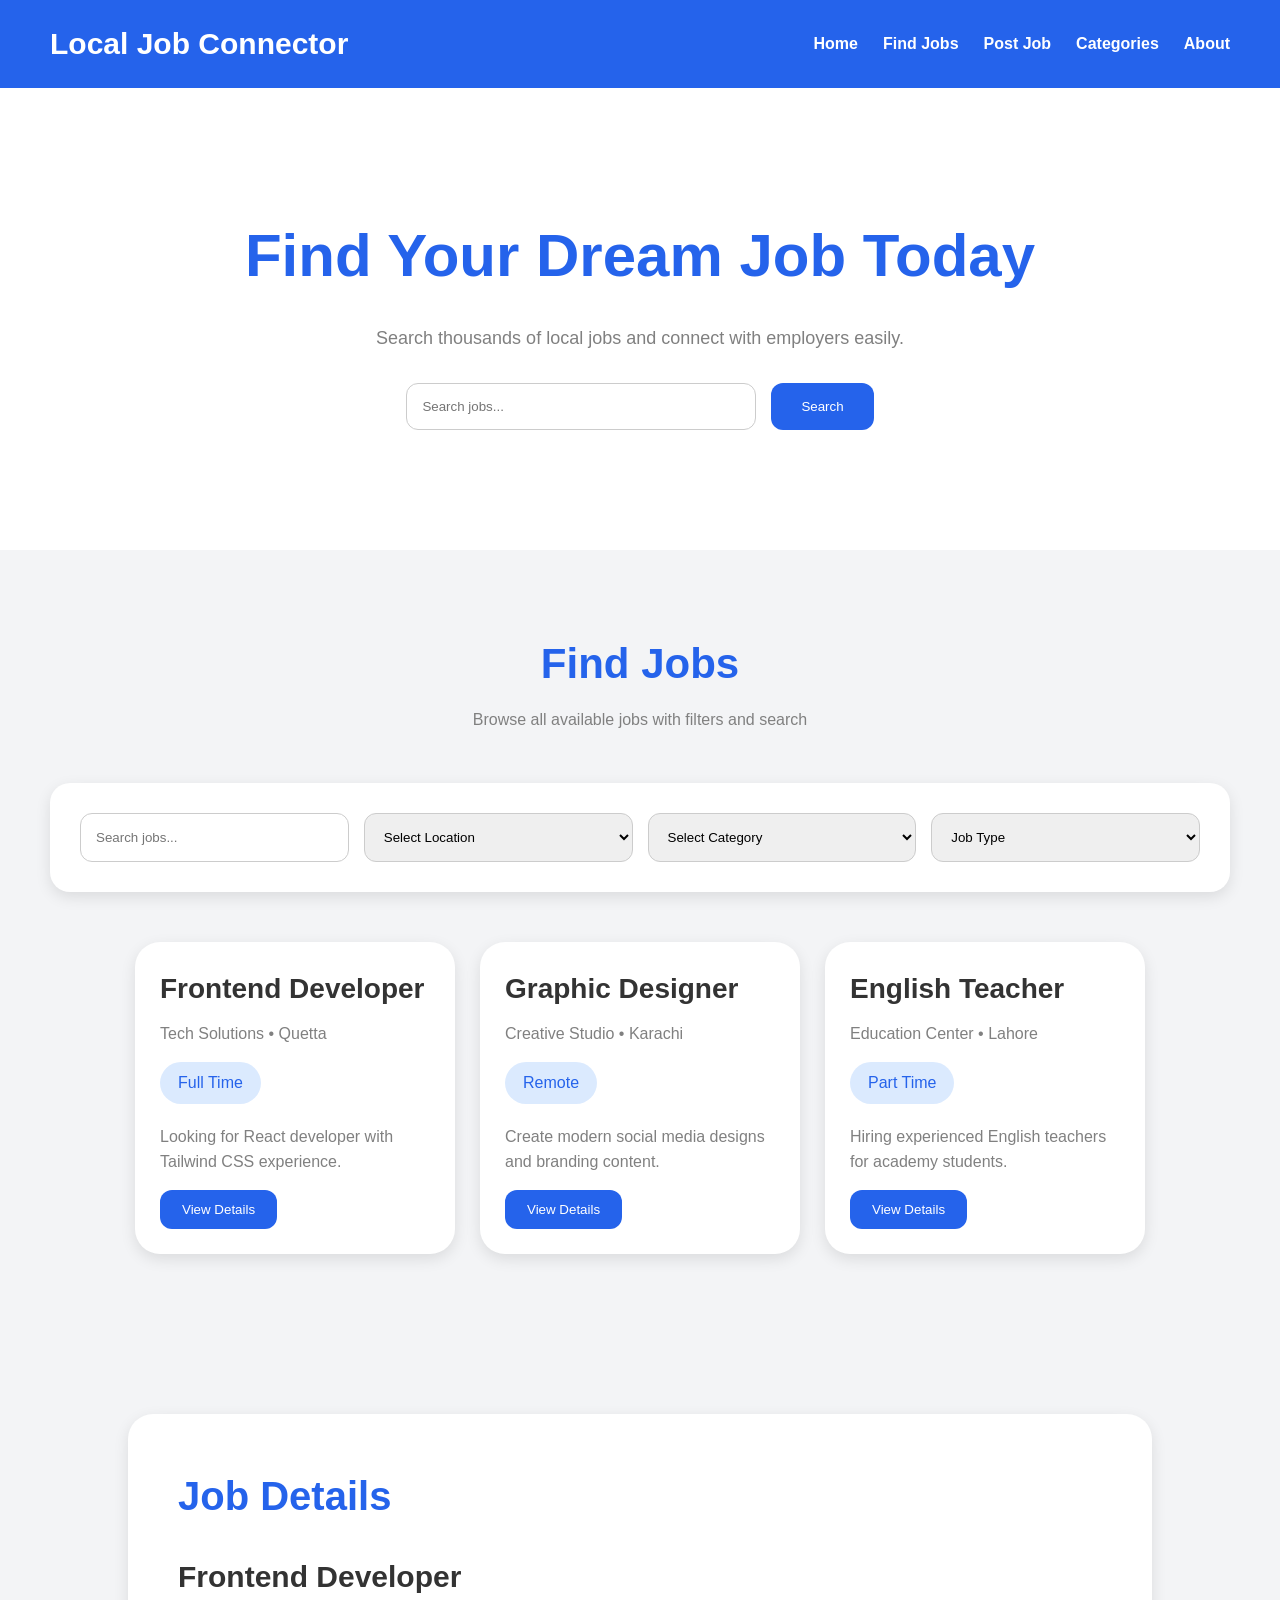
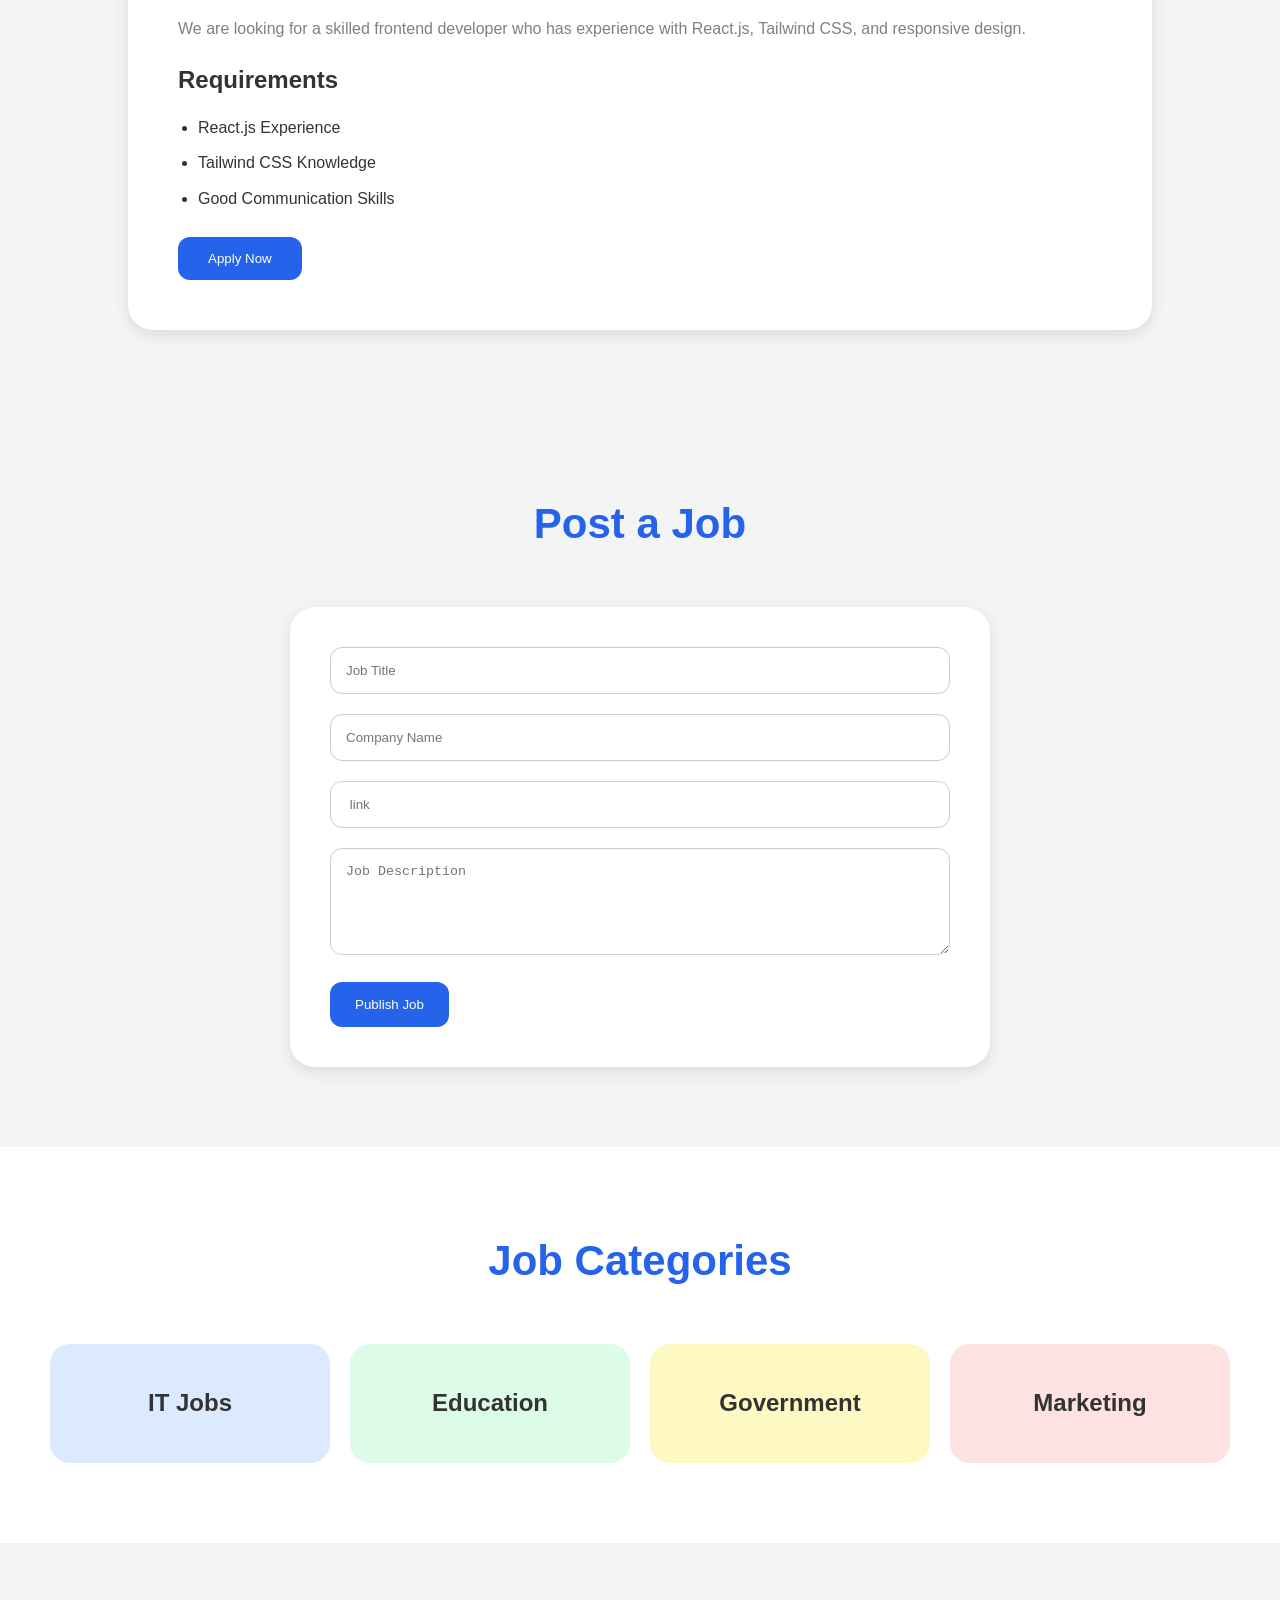
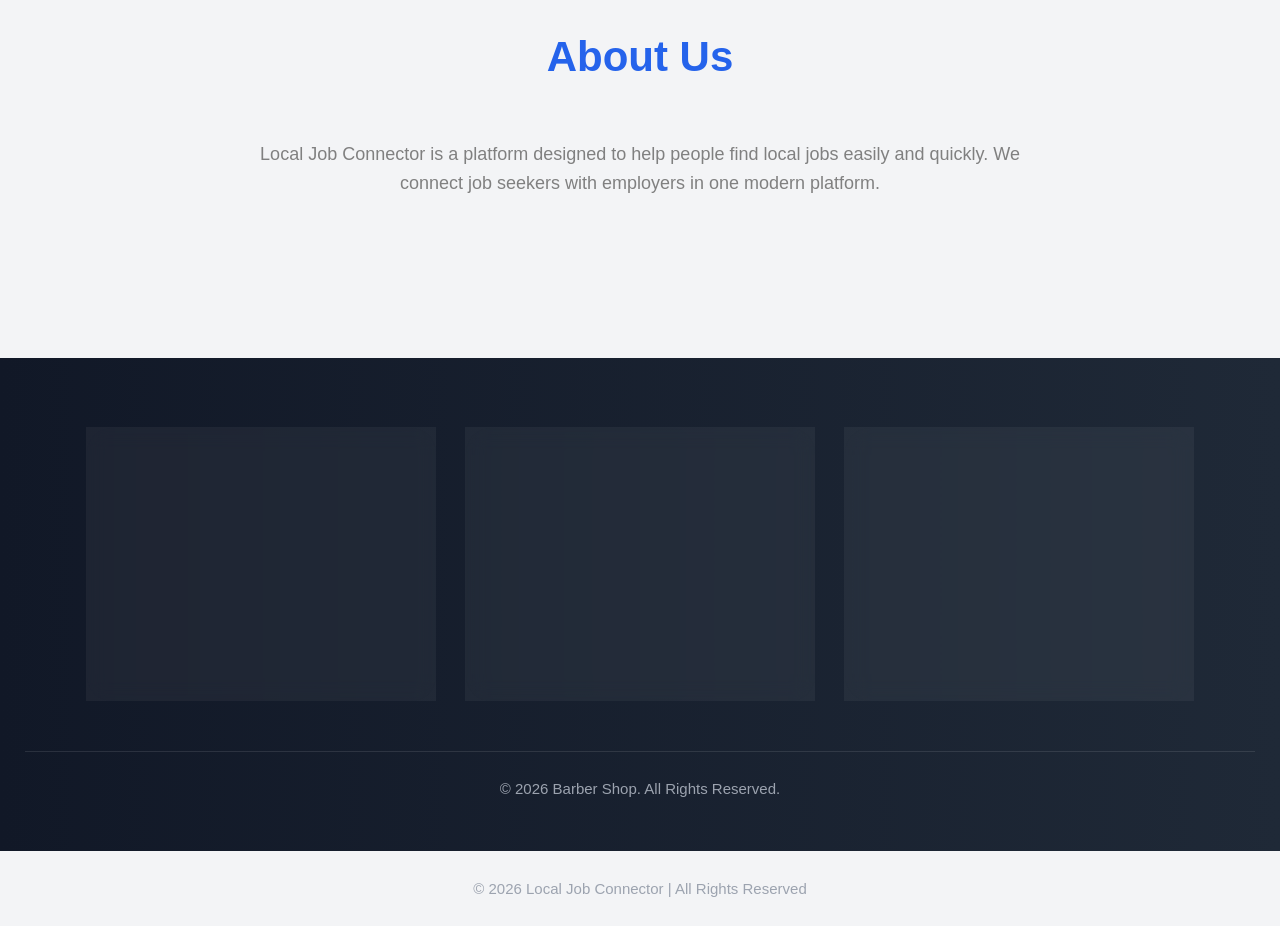
<file: index.html>
<!DOCTYPE html>
<html lang="en">

<head>
  <meta charset="UTF-8">

  <meta name="viewport" content="width=device-width, initial-scale=1.0">

  <title>Local Job Connector</title>

  <!-- CSS FILE -->
  <link rel="stylesheet" href="style.css">
</head>

<body>

  <!-- ================= NAVBAR ================= -->

  <nav>

    <div class="nav-container">

      <div class="logo">
        Local Job Connector
      </div>

      <ul class="nav-links">

        <li>
          <a href="#home">Home</a>
        </li>

        <li>
          <a href="#find-jobs">Find Jobs</a>
        </li>

        <li>
          <a href="#post-job">Post Job</a>
        </li>

        <li>
          <a href="#categories">Categories</a>
        </li>

        <li>
          <a href="#about">About</a>
        </li>

      </ul>

    </div>

  </nav>

  <!-- ================= HERO SECTION ================= -->

  <section class="hero" id="home">

    <h1>Find Your Dream Job Today</h1>

    <p>
      Search thousands of local jobs and connect with employers easily.
    </p>

    <div class="hero-search">

      <input
        type="text"
        placeholder="Search jobs..."
      >

      <button>
        Search
      </button>

    </div>

  </section>

  <!-- ================= FIND JOBS ================= -->

  <section class="find-jobs" id="find-jobs">

    <div class="section-title">

      <h2>Find Jobs</h2>

      <p>
        Browse all available jobs with filters and search
      </p>

    </div>

    <!-- ================= FILTERS ================= -->

    <div class="filters">

      <input
        type="text"
        placeholder="Search jobs..."
      >

      <select>
        <option>Select Location</option>
        <option>Quetta</option>
        <option>Karachi</option>
        <option>Lahore</option>
      </select>

      <select>
        <option>Select Category</option>
        <option>IT</option>
        <option>Education</option>
        <option>Government</option>
      </select>

      <select>
        <option>Job Type</option>
        <option>Full Time</option>
        <option>Part Time</option>
        <option>Remote</option>
      </select>

    </div>

    <!-- ================= JOB CARDS ================= -->

    <div class="jobs-container">

      <!-- CARD 1 -->

      <div class="job-card">

        <h3>Frontend Developer</h3>

        <p>Tech Solutions • Quetta</p>

        <span class="job-type">
          Full Time
        </span>

        <p>
          Looking for React developer with Tailwind CSS experience.
        </p>

        <button>
          View Details
        </button>

      </div>

      <!-- CARD 2 -->

      <div class="job-card">

        <h3>Graphic Designer</h3>

        <p>Creative Studio • Karachi</p>

        <span class="job-type">
          Remote
        </span>

        <p>
          Create modern social media designs and branding content.
        </p>

        <button>
          View Details
        </button>

      </div>

      <!-- CARD 3 -->

      <div class="job-card">

        <h3>English Teacher</h3>

        <p>Education Center • Lahore</p>

        <span class="job-type">
          Part Time
        </span>

        <p>
          Hiring experienced English teachers for academy students.
        </p>

        <button>
          View Details
        </button>

      </div>

    </div>

  </section>

  <!-- ================= JOB DETAILS ================= -->

  <section class="job-details">

    <h2>Job Details</h2>

    <h3>Frontend Developer</h3>

    <p>
      We are looking for a skilled frontend developer who has
      experience with React.js, Tailwind CSS, and responsive design.
    </p>

    <h4>Requirements</h4>

    <ul>

      <li>React.js Experience</li>

      <li>Tailwind CSS Knowledge</li>

      <li>Good Communication Skills</li>

    </ul>

    <button>
      Apply Now
    </button>

  </section>

  <!-- ================= POST JOB ================= -->

  <section class="form-section" id="post-job">

    <div class="section-title">

      <h2>Post a Job</h2>

    </div>

    <div class="form-container">

      <input
        type="text"
        placeholder="Job Title"
      >

      <input
        type="text"
        placeholder="Company Name"
      >

      <input
        type="text"
        placeholder=" link "
      >

      <textarea
        rows="5"
        placeholder="Job Description"
      ></textarea>

      <button>
        Publish Job
      </button>

    </div>

  </section>

  <!-- ================= CATEGORIES ================= -->

  <section class="categories" id="categories">

    <div class="section-title">

      <h2>Job Categories</h2>

    </div>

    <div class="categories-container">

      <div class="category-box blue">
        IT Jobs
      </div>

      <div class="category-box green">
        Education
      </div>

      <div class="category-box yellow">
        Government
      </div>

      <div class="category-box red">
        Marketing
      </div>

    </div>

  </section>

  <!-- ================= ABOUT ================= -->

  <section class="about" id="about">

    <div class="section-title">

      <h2>About Us</h2>

    </div>

    <p>
      Local Job Connector is a platform designed to help people
      find local jobs easily and quickly.
      We connect job seekers with employers
      in one modern platform.
    </p>

  </section>

  
  <!-- ================= FOOTER ================= -->
   <!-- ================= FOOTER ================= -->

<footer class="footer">

  <div class="footer-container">

    <!-- LOCATION -->

    <div class="info-box">

      <h2>📍 Location</h2>

      <p>
        Main Market, Quetta, Balochistan, Pakistan
      </p>

    </div>

    <!-- PHONE -->

    <div class="info-box">

      <h2>📞 Phone / WhatsApp</h2>

      <p>
        +92 300 2983751
      </p>
      <a>
        Chat on WhatsApp
      </a>

    </div>

    <!-- HOURS -->

    <div class="info-box">

      <h2>⏰ Opening Hours</h2>

      <p>
        Mon - Fri: 10:00 AM - 12:00 PM
      </p>

    </div>

  </div>

  <!-- FOOTER BOTTOM -->

  <div class="footer-bottom">

    <p>
      © 2026 Barber Shop. All Rights Reserved.
    </p>

  </div>

</footer>
  <!-- ================= FOOTER ================= -->
  <!-- BOTTOM -->

  <div class="footer-bottom">

    <p>
      © 2026 Local Job Connector | All Rights Reserved
    </p>

  </div>

</footer>
</html>
</file>
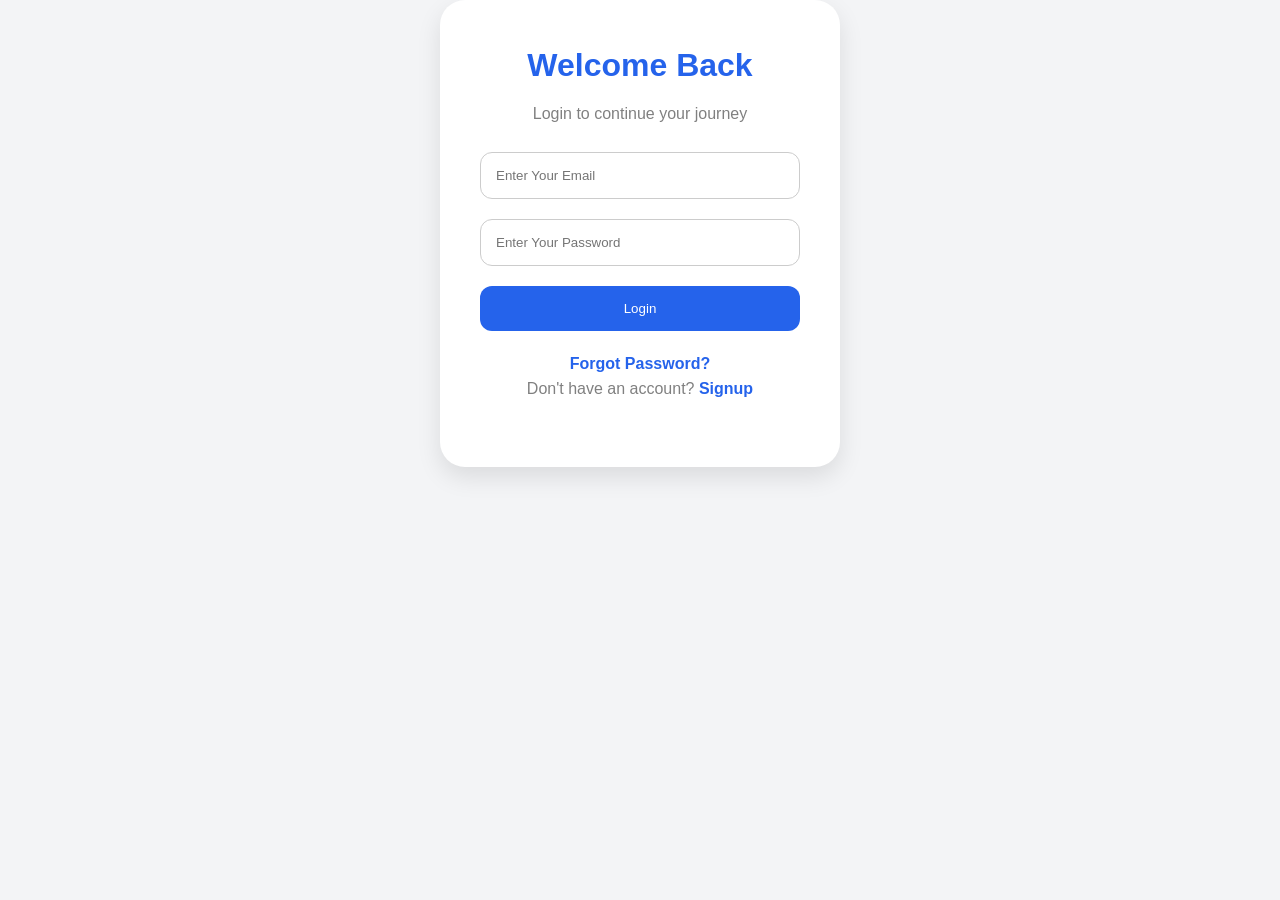
<file: loging.html>
<!DOCTYPE html>
<html lang="en">

<head>
  <meta charset="UTF-8">
  <meta name="viewport" content="width=device-width, initial-scale=1.0">

  <title>Login Page</title>

  <link rel="stylesheet" href="style.css">
</head>

<body>

  <div class="login-container">

    <div class="login-box">

      <h1>Welcome Back</h1>

      <p>Login to continue your journey</p>

      <!-- FORM -->

      <form>

        <input
          type="email"
          placeholder="Enter Your Email"
          required
        >

        <input
          type="password"
          placeholder="Enter Your Password"
          required
        >

        <button type="submit">
          Login
        </button>

      </form>

      <!-- EXTRA LINKS -->

      <div class="extra-links">

        <a href="#">Forgot Password?</a>

        <p>
          Don't have an account?
          <a href="#">Signup</a>
        </p>

      </div>

    </div>

  </div>

</body>

</html>
</file>
<file: style.css>
/* ================= GLOBAL ================= */

*{
  margin: 0;
  padding: 0;
  box-sizing: border-box;
}

body{
  font-family: Arial, sans-serif;
  background: #f3f4f6;
  color: #333;
  line-height: 1.6;
}

/* ================= NAVBAR ================= */

nav{
  background: #2563eb;
  padding: 20px 50px;
  position: sticky;
  top: 0;
  z-index: 1000;
}

.nav-container{
  display: flex;
  justify-content: space-between;
  align-items: center;
}

.logo{
  color: white;
  font-size: 30px;
  font-weight: bold;
}

.nav-links{
  display: flex;
  gap: 25px;
  list-style: none;
}

.nav-links a{
  text-decoration: none;
  color: white;
  font-weight: 600;
  transition: 0.3s;
}

.nav-links a:hover{
  color: #dbeafe;
}

/* ================= HERO SECTION ================= */

.hero{
  background: white;
  padding: 120px 20px;
  text-align: center;
}

.hero h1{
  font-size: 60px;
  color: #2563eb;
  margin-bottom: 20px;
}

.hero p{
  font-size: 18px;
  color: gray;
  margin-bottom: 30px;
}

.hero-search{
  display: flex;
  justify-content: center;
  gap: 15px;
  flex-wrap: wrap;
}

.hero-search input{
  width: 350px;
  padding: 15px;
  border: 1px solid #ccc;
  border-radius: 12px;
  outline: none;
}

.hero-search button{
  padding: 15px 30px;
  border: none;
  background: #2563eb;
  color: white;
  border-radius: 12px;
  cursor: pointer;
}

.hero-search button:hover{
  background: #1d4ed8;
}

/* ================= SECTION TITLE ================= */

.section-title{
  text-align: center;
  margin-bottom: 50px;
}

.section-title h2{
  font-size: 42px;
  color: #2563eb;
  margin-bottom: 10px;
}

.section-title p{
  color: gray;
}

/* ================= FIND JOBS ================= */

.find-jobs{
  padding: 80px 50px;
}

.filters{
  background: white;
  padding: 30px;
  border-radius: 20px;
  box-shadow: 0 5px 15px rgba(0,0,0,0.1);

  display: grid;
  grid-template-columns: repeat(4, 1fr);
  gap: 15px;

  margin-bottom: 50px;
}

.filters input,
.filters select{
  padding: 15px;
  border-radius: 12px;
  border: 1px solid #ccc;
  outline: none;
}

/* ================= JOB CARDS ================= */

.jobs-container{
  display: flex;
  justify-content: center;
  gap: 25px;
  flex-wrap: wrap;
}

.job-card{
  width: 320px;
  background: white;
  padding: 25px;
  border-radius: 25px;
  box-shadow: 0 5px 15px rgba(0,0,0,0.1);
  transition: 0.3s;
}

.job-card:hover{
  transform: translateY(-8px);
}

.job-card h3{
  font-size: 28px;
  margin-bottom: 10px;
}

.job-card p{
  color: gray;
  margin-bottom: 15px;
}

.job-type{
  display: inline-block;
  background: #dbeafe;
  color: #2563eb;
  padding: 8px 18px;
  border-radius: 50px;
  margin-bottom: 20px;
}

.job-card button{
  padding: 12px 22px;
  border: none;
  background: #2563eb;
  color: white;
  border-radius: 12px;
  cursor: pointer;
}

.job-card button:hover{
  background: #1d4ed8;
}

/* ================= JOB DETAILS ================= */

.job-details{
  width: 80%;
  margin: 80px auto;
  background: white;
  padding: 50px;
  border-radius: 25px;
  box-shadow: 0 5px 15px rgba(0,0,0,0.1);
}

.job-details h2{
  color: #2563eb;
  font-size: 40px;
  margin-bottom: 25px;
}

.job-details h3{
  font-size: 30px;
  margin-bottom: 15px;
}

.job-details p{
  color: gray;
  margin-bottom: 20px;
}

.job-details h4{
  font-size: 24px;
  margin-bottom: 15px;
}

.job-details ul{
  margin-left: 20px;
  margin-bottom: 25px;
}

.job-details li{
  margin-bottom: 10px;
}

.job-details button{
  padding: 14px 30px;
  border: none;
  background: #2563eb;
  color: white;
  border-radius: 12px;
  cursor: pointer;
}

.job-details button:hover{
  background: #1d4ed8;
}

/* ================= FORM SECTION ================= */

.form-section{
  padding: 80px 50px;
}

.form-container{
  max-width: 700px;
  margin: auto;
  background: white;
  padding: 40px;
  border-radius: 25px;
  box-shadow: 0 5px 15px rgba(0,0,0,0.1);
}

.form-container input,
.form-container textarea{
  width: 100%;
  padding: 15px;
  margin-bottom: 20px;
  border-radius: 12px;
  border: 1px solid #ccc;
}

.form-container button{
  padding: 15px 25px;
  border: none;
  background: #2563eb;
  color: white;
  border-radius: 12px;
  cursor: pointer;
}

.form-container button:hover{
  background: #1d4ed8;
}

/* ================= CATEGORIES ================= */

.categories{
  background: white;
  padding: 80px 50px;
}

.categories-container{
  display: grid;
  grid-template-columns: repeat(4, 1fr);
  gap: 20px;
}

.category-box{
  padding: 40px;
  border-radius: 20px;
  text-align: center;
  font-size: 24px;
  font-weight: bold;
}

.blue{
  background: #dbeafe;
}

.green{
  background: #dcfce7;
}

.yellow{
  background: #fef9c3;
}

.red{
  background: #fee2e2;
}

/* ================= ABOUT ================= */

.about{
  padding: 80px 50px;
  text-align: center;
}

.about p{
  max-width: 800px;
  margin: auto;
  font-size: 18px;
  color: gray;
}

/* ================= LOGIN PAGE ================= */

.login-section{
  padding: 100px 20px;
  display: flex;
  justify-content: center;
  align-items: center;
}

.login-container{
  width: 100%;
  display: flex;
  justify-content: center;
}

.login-box{
  width: 400px;
  background: white;
  padding: 40px;
  border-radius: 25px;
  box-shadow: 0 10px 25px rgba(0,0,0,0.1);
  text-align: center;
}

.login-box h1{
  color: #2563eb;
  margin-bottom: 10px;
}

.login-box p{
  color: gray;
  margin-bottom: 25px;
}

.login-box input{
  width: 100%;
  padding: 15px;
  margin-bottom: 20px;
  border: 1px solid #ccc;
  border-radius: 12px;
  outline: none;
}

.login-box button{
  width: 100%;
  padding: 15px;
  border: none;
  background: #2563eb;
  color: white;
  border-radius: 12px;
  cursor: pointer;
}

.login-box button:hover{
  background: #1d4ed8;
}

.extra-links{
  margin-top: 20px;
}

.extra-links a{
  color: #2563eb;
  text-decoration: none;
  font-weight: bold;
}

.extra-links a:hover{
  text-decoration: underline;
}

/* ================= FOOTER ================= */

footer{
  background: #2563eb;
  color: white;
  text-align: center;
  padding: 25px;
  margin-top: 50px;
}

/* ================= RESPONSIVE ================= */

@media(max-width: 992px){

  .filters{
    grid-template-columns: 1fr 1fr;
  }

  .categories-container{
    grid-template-columns: 1fr 1fr;
  }

}

@media(max-width: 768px){

  nav{
    padding: 20px;
  }

  .nav-container{
    flex-direction: column;
    gap: 20px;
  }

  .nav-links{
    flex-wrap: wrap;
    justify-content: center;
  }

  .hero h1{
    font-size: 42px;
  }

  .hero-search{
    flex-direction: column;
    align-items: center;
  }

  .hero-search input{
    width: 100%;
    max-width: 350px;
  }

  .filters{
    grid-template-columns: 1fr;
  }

  .categories-container{
    grid-template-columns: 1fr;
  }

  .find-jobs,
  .categories,
  .about,
  .form-section{
    padding: 50px 20px;
  }

  .job-details{
    width: 95%;
    padding: 30px;
  }

  .login-box{
    width: 100%;
  }

}

/* ================= FOOTER ================= */

.footer{
  background: linear-gradient(to right, #111827, #1f2937);

  color: white;

  padding-top: 70px;

  margin-top: 80px;
}

/* CONTAINER */

.footer-container{
  width: 90%;

  margin: auto;

  display: grid;

  grid-template-columns: repeat(3, 1fr);

  gap: 30px;

  padding-bottom: 50px;
}

/* INFO BOX */

.info-box{
  background: rgba(255,255,255,0.05);

  padding: 35px 30px;

  border-radius: 25px;

  text-align: center;

  backdrop-filter: blur(10px);

  border: 1px solid rgba(255,255,255,0.1);

  transition: 0.4s;
}

/* HOVER EFFECT */

.info-box:hover{
  transform: translateY(-10px);

  background: rgba(255,255,255,0.08);

  box-shadow: 0 10px 25px rgba(0,0,0,0.3);
}

/* HEADING */

.info-box h2{
  font-size: 28px;

  margin-bottom: 18px;

  color: #60a5fa;
}

/* TEXT */

.info-box p{
  color: #d1d5db;

  line-height: 1.8;

  font-size: 16px;
}

/* WHATSAPP BUTTON */

.info-box a{
  display: inline-block;

  margin-top: 15px;

  padding: 12px 22px;

  background: #25D366;

  color: white;

  text-decoration: none;

  border-radius: 50px;

  font-weight: bold;

  transition: 0.3s;
}

.info-box a:hover{
  background: #1ebe5d;

  transform: scale(1.05);
}

/* FOOTER BOTTOM */

.footer-bottom{
  border-top: 1px solid rgba(255,255,255,0.1);

  text-align: center;

  padding: 25px;

  color: #9ca3af;

  font-size: 15px;
}

/* ================= RESPONSIVE ================= */

@media(max-width: 900px){

  .footer-container{
    grid-template-columns: 1fr;
  }

}

@media(max-width: 600px){

  .info-box{
    padding: 25px 20px;
  }

  .info-box h2{
    font-size: 24px;
  }

}
</file>
